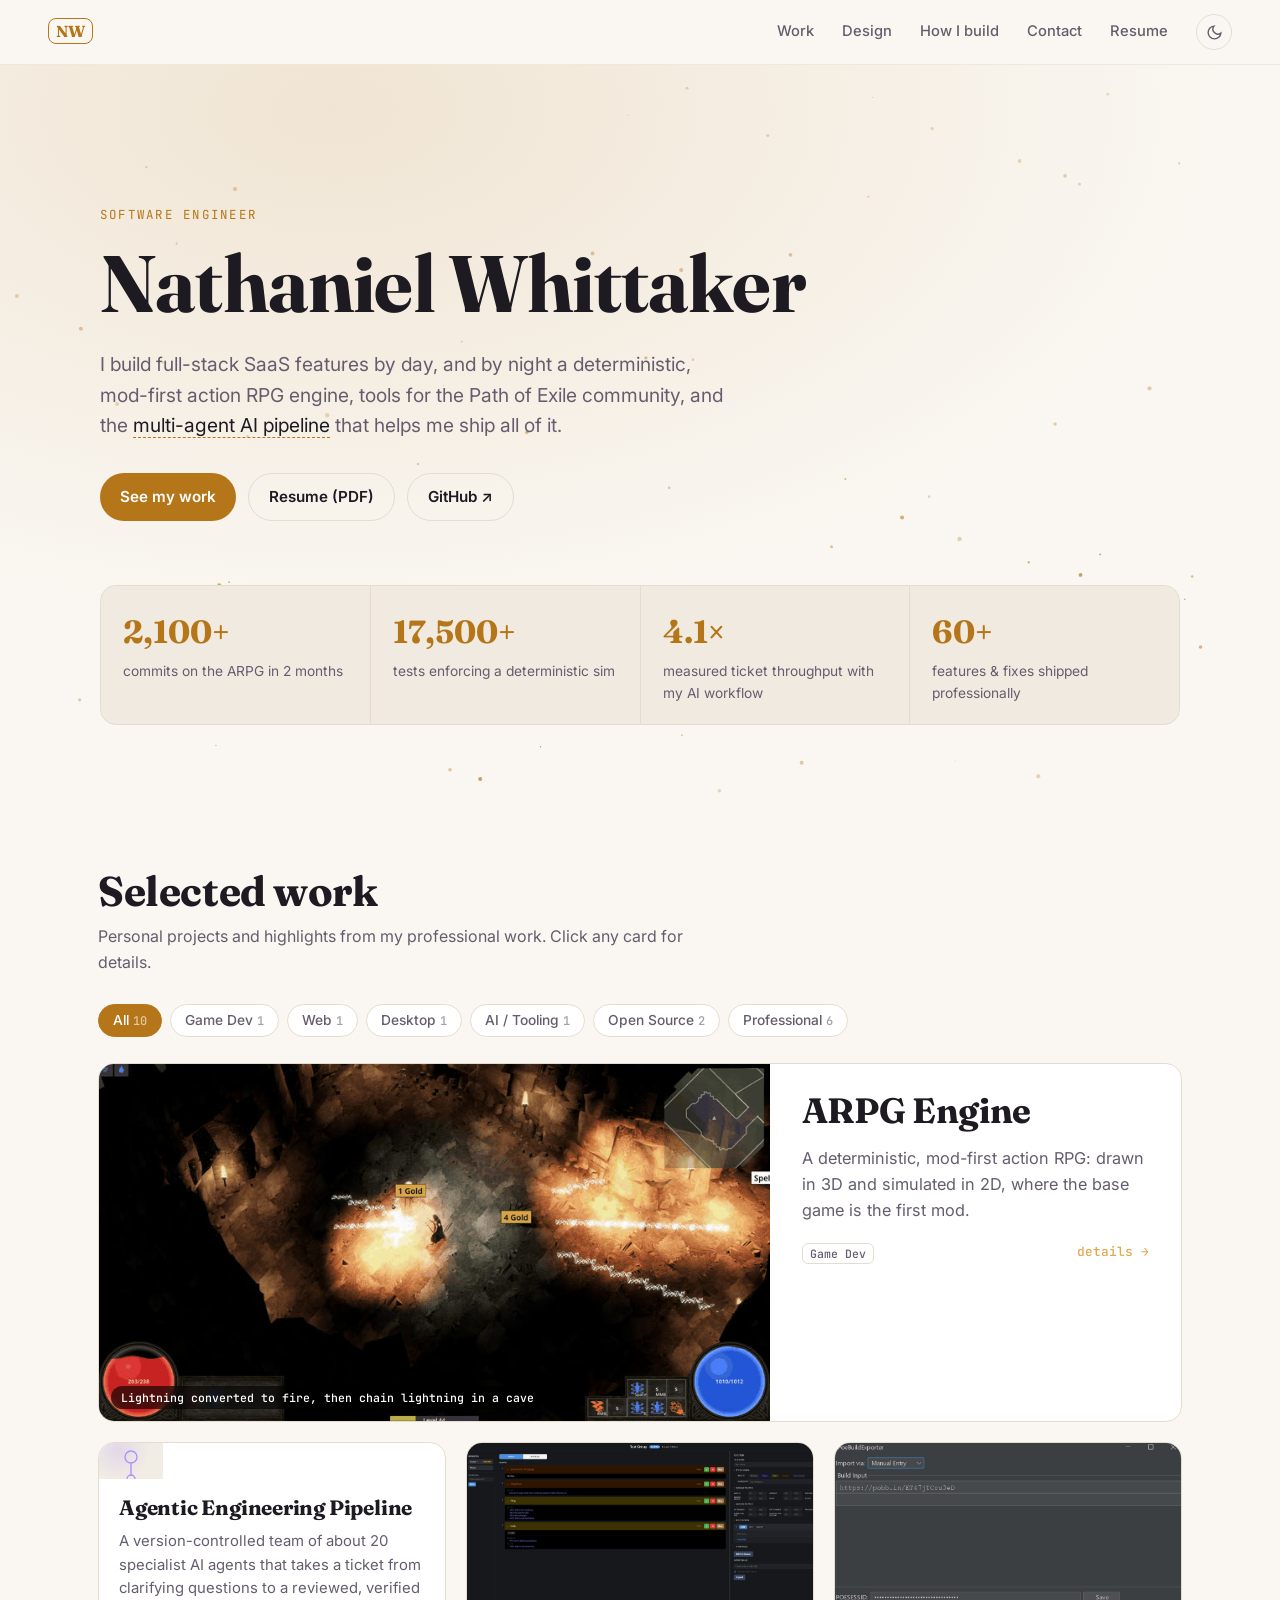
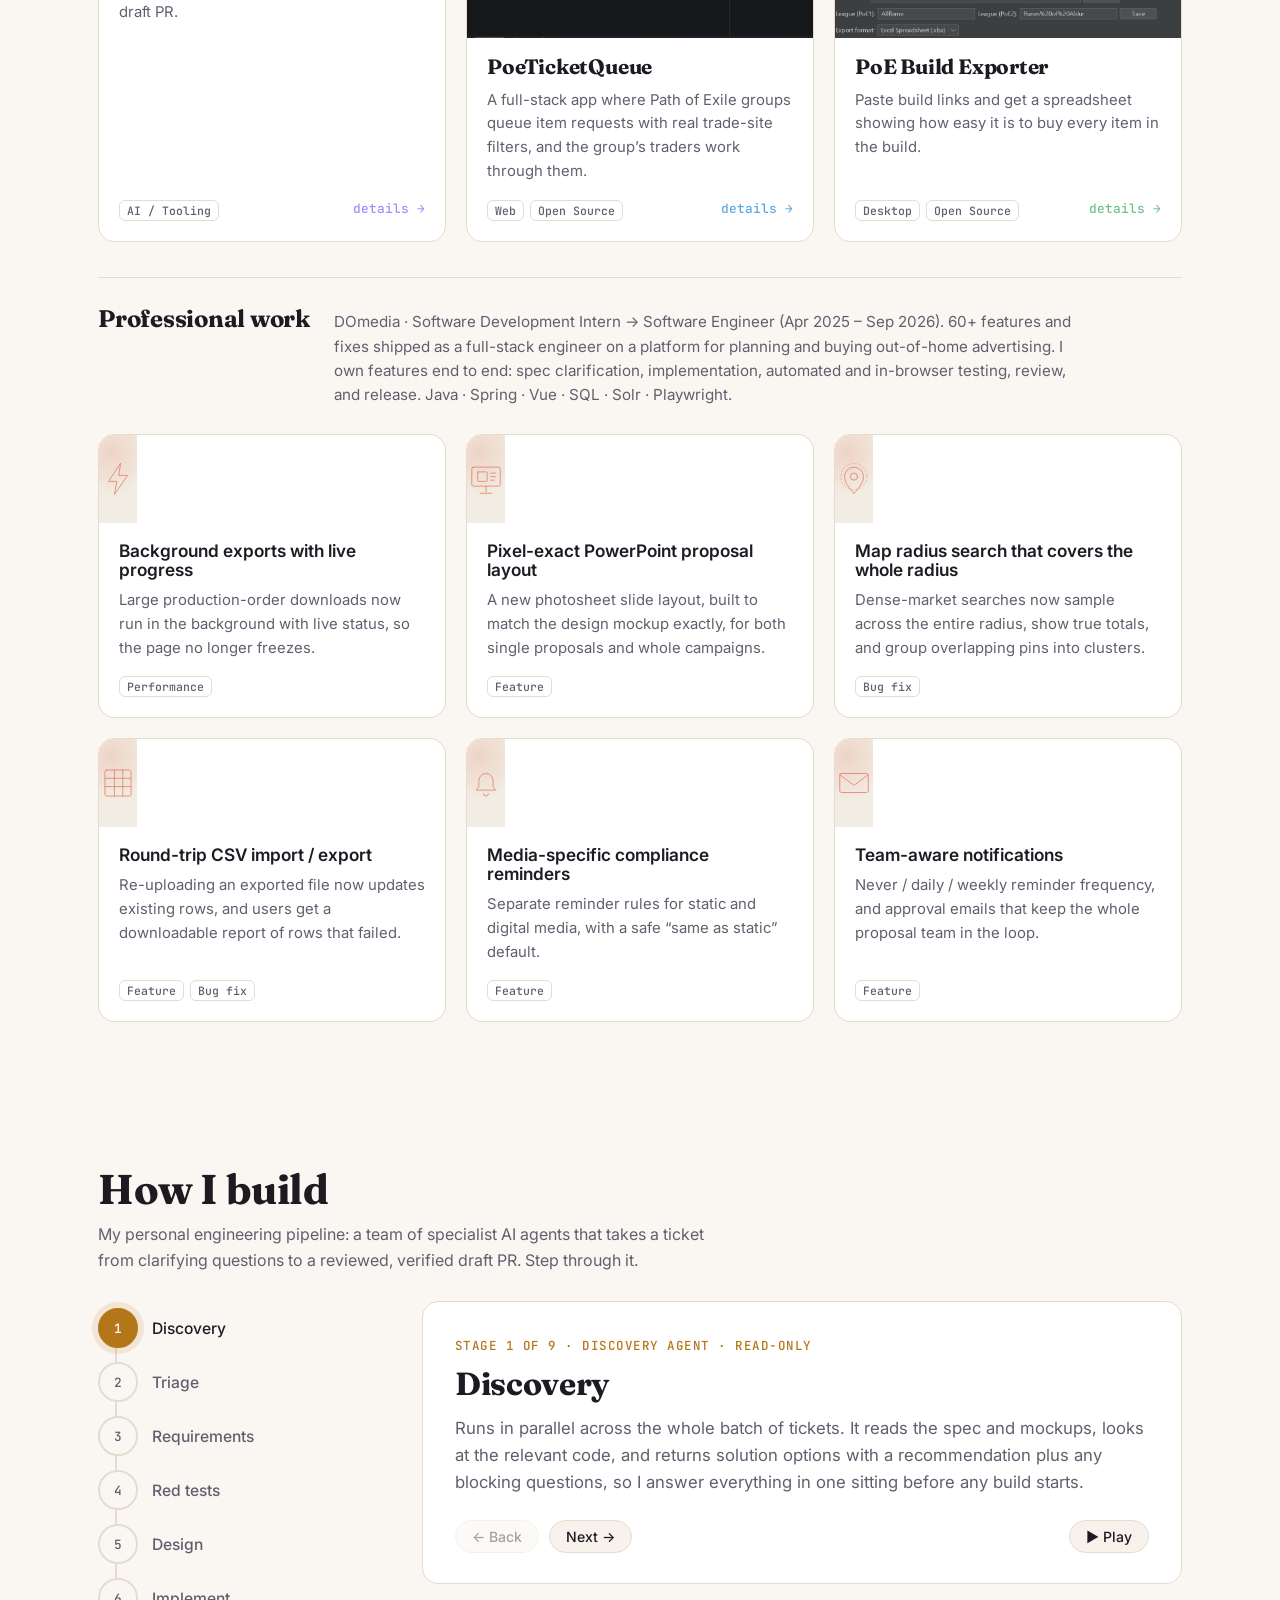
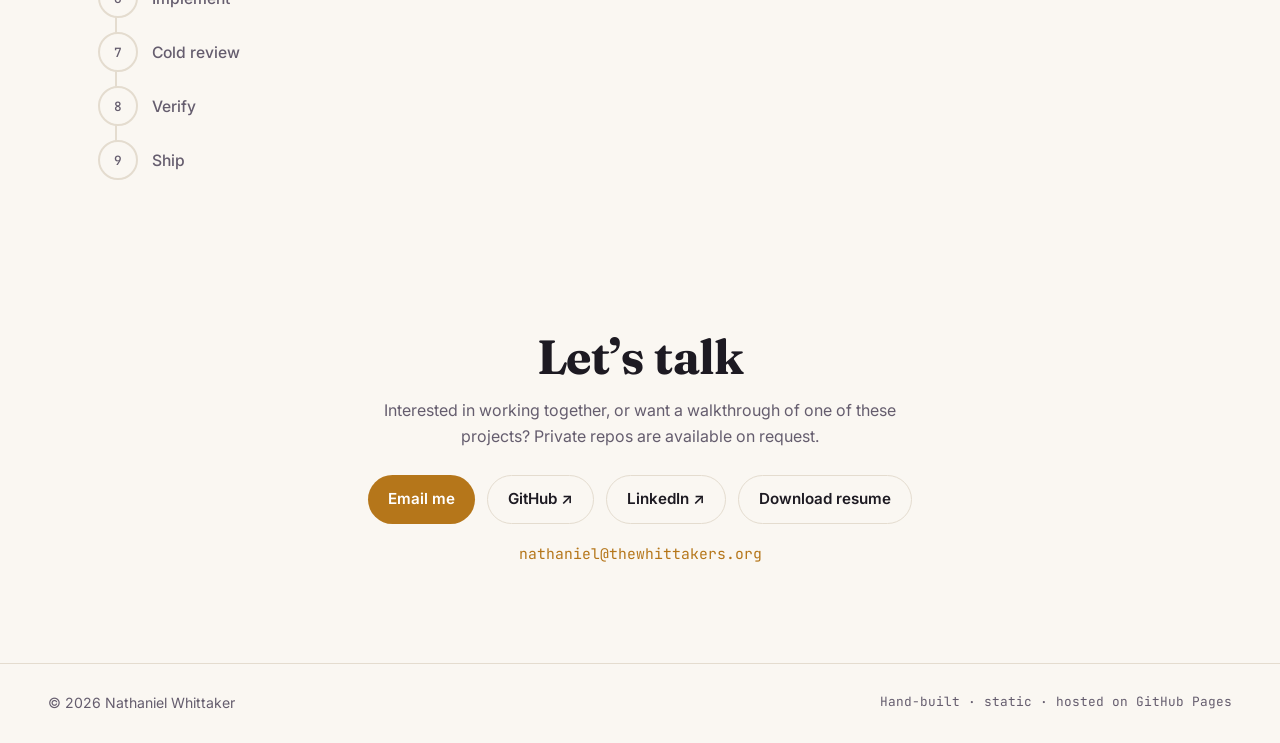
<file: index.html>
<!doctype html>
<html lang="en">
<head>
  <meta charset="utf-8">
  <meta name="viewport" content="width=device-width, initial-scale=1">
  <title>Nathaniel Whittaker — Software Engineer</title>
  <meta name="description" content="Full-stack software engineer building SaaS products, game engines, and multi-agent AI development pipelines.">
  <meta property="og:title" content="Nathaniel Whittaker — Software Engineer">
  <meta property="og:description" content="Game engines, full-stack web apps, desktop tools, and agentic engineering pipelines.">
  <meta property="og:image" content="https://nathanielwhittaker.github.io/assets/img/arpg-01-town-overview.jpg">
  <link rel="icon" href="data:image/svg+xml,<svg xmlns='http://www.w3.org/2000/svg' viewBox='0 0 32 32'><rect width='32' height='32' rx='7' fill='%23141019'/><text x='16' y='22' font-size='16' font-family='Georgia,serif' font-weight='700' text-anchor='middle' fill='%23e0a84e'>NW</text></svg>">
  <link rel="preconnect" href="https://fonts.googleapis.com">
  <link rel="preconnect" href="https://fonts.gstatic.com" crossorigin>
  <link href="https://fonts.googleapis.com/css2?family=Fraunces:opsz,wght@9..144,500;9..144,700&family=Inter:wght@400;500;600&family=JetBrains+Mono:wght@400;500&display=swap" rel="stylesheet">
  <link rel="stylesheet" href="styles.css">
  <script>
    try { const t = localStorage.getItem('theme'); if (t) document.documentElement.dataset.theme = t; } catch (e) {}
  </script>
</head>
<body>
  <a class="skip" href="#work">Skip to projects</a>

  <header class="nav">
    <a class="brand" href="#top" aria-label="Home"><span class="brand-mark">NW</span></a>
    <nav>
      <a href="#work">Work</a>
      <a href="design.html">Design</a>
      <a href="#pipeline">How I build</a>
      <a href="#contact">Contact</a>
      <a href="assets/docs/Nathaniel-Whittaker-Resume.pdf" target="_blank" rel="noopener">Resume</a>
      <button class="theme-toggle" type="button" aria-label="Toggle color theme">
        <svg class="i-sun" viewBox="0 0 24 24" aria-hidden="true"><circle cx="12" cy="12" r="4"/><path d="M12 2v2M12 20v2M4.9 4.9l1.4 1.4M17.7 17.7l1.4 1.4M2 12h2M20 12h2M4.9 19.1l1.4-1.4M17.7 6.3l1.4-1.4"/></svg>
        <svg class="i-moon" viewBox="0 0 24 24" aria-hidden="true"><path d="M21 12.8A9 9 0 1 1 11.2 3a7 7 0 0 0 9.8 9.8z"/></svg>
      </button>
    </nav>
  </header>

  <main id="top">
    <section class="hero">
      <canvas id="embers" aria-hidden="true"></canvas>
      <div class="hero-inner">
        <p class="eyebrow">Software Engineer</p>
        <h1>Nathaniel Whittaker</h1>
        <p class="lede">I build full-stack SaaS features by day, and by night a deterministic, mod-first action RPG engine, tools for the Path of Exile community, and the <em>multi-agent AI pipeline</em> that helps me ship all of it.</p>
        <div class="hero-cta">
          <a class="btn btn-primary" href="#work">See my work</a>
          <a class="btn btn-ghost" href="assets/docs/Nathaniel-Whittaker-Resume.pdf" target="_blank" rel="noopener">Resume (PDF)</a>
          <a class="btn btn-ghost" href="https://github.com/nathanielwhittaker" target="_blank" rel="noopener">GitHub ↗</a>
        </div>
        <dl class="stats">
          <div><dt data-count="2100" data-suffix="+">0</dt><dd>commits on the ARPG in 2 months</dd></div>
          <div><dt data-count="17500" data-suffix="+">0</dt><dd>tests enforcing a deterministic sim</dd></div>
          <div><dt data-count="4.1" data-decimals="1" data-suffix="×">0</dt><dd>measured ticket throughput with my AI workflow</dd></div>
          <div><dt data-count="60" data-suffix="+">0</dt><dd>features &amp; fixes shipped professionally</dd></div>
        </dl>
      </div>
    </section>

    <section id="work" class="section">
      <div class="section-head">
        <h2>Selected work</h2>
        <p>Personal projects and highlights from my professional work. Click any card for details.</p>
      </div>
      <div class="filters" role="toolbar" aria-label="Filter projects"></div>
      <div class="grid" id="grid"></div>
    </section>

    <section id="pipeline" class="section">
      <div class="section-head">
        <h2>How I build</h2>
        <p>My personal engineering pipeline: a team of specialist AI agents that takes a ticket from clarifying questions to a reviewed, verified draft PR. Step through it.</p>
      </div>
      <div class="pipeline">
        <ol class="pipe-steps" role="tablist" aria-label="Pipeline stages"></ol>
        <div class="pipe-detail" role="tabpanel" aria-live="polite"></div>
      </div>
    </section>

    <section id="contact" class="section contact">
      <h2>Let’s talk</h2>
      <p>Interested in working together, or want a walkthrough of one of these projects? Private repos are available on request.</p>
      <div class="hero-cta">
        <a class="btn btn-primary" href="mailto:nathaniel@thewhittakers.org">Email me</a>
        <a class="btn btn-ghost" href="https://github.com/nathanielwhittaker" target="_blank" rel="noopener">GitHub ↗</a>
        <a class="btn btn-ghost" href="https://www.linkedin.com/in/nathaniel-whittaker-0b2863323" target="_blank" rel="noopener">LinkedIn ↗</a>
        <a class="btn btn-ghost" href="assets/docs/Nathaniel-Whittaker-Resume.pdf" download>Download resume</a>
      </div>
      <p class="email"><a href="mailto:nathaniel@thewhittakers.org">nathaniel@thewhittakers.org</a></p>
    </section>
  </main>

  <footer class="foot">
    <span>© <span id="year"></span> Nathaniel Whittaker</span>
    <span class="mono">Hand-built · static · hosted on GitHub Pages</span>
  </footer>

  <dialog id="modal" aria-labelledby="m-title">
    <button class="m-close" type="button" aria-label="Close">×</button>
    <div class="m-body"></div>
  </dialog>

  <script src="projects.js"></script>
  <script src="main.js"></script>
</body>
</html>
</file>
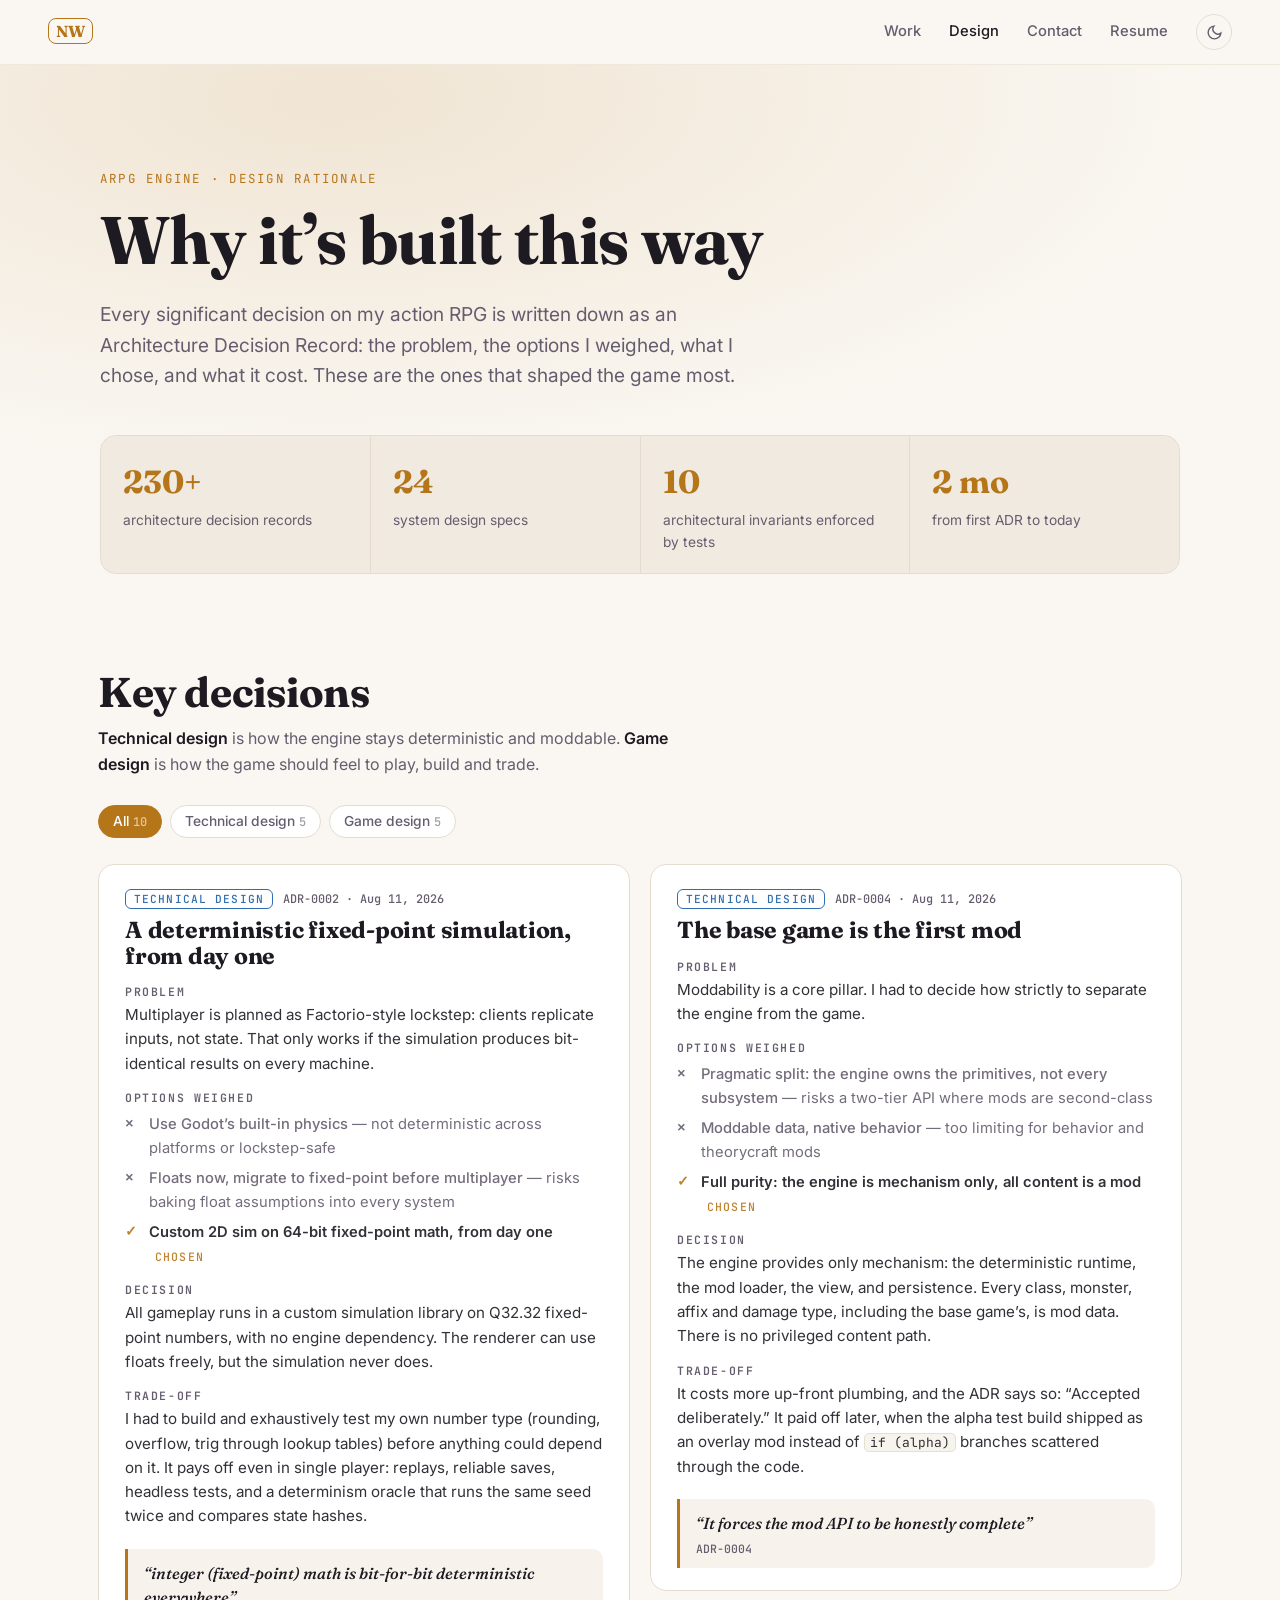
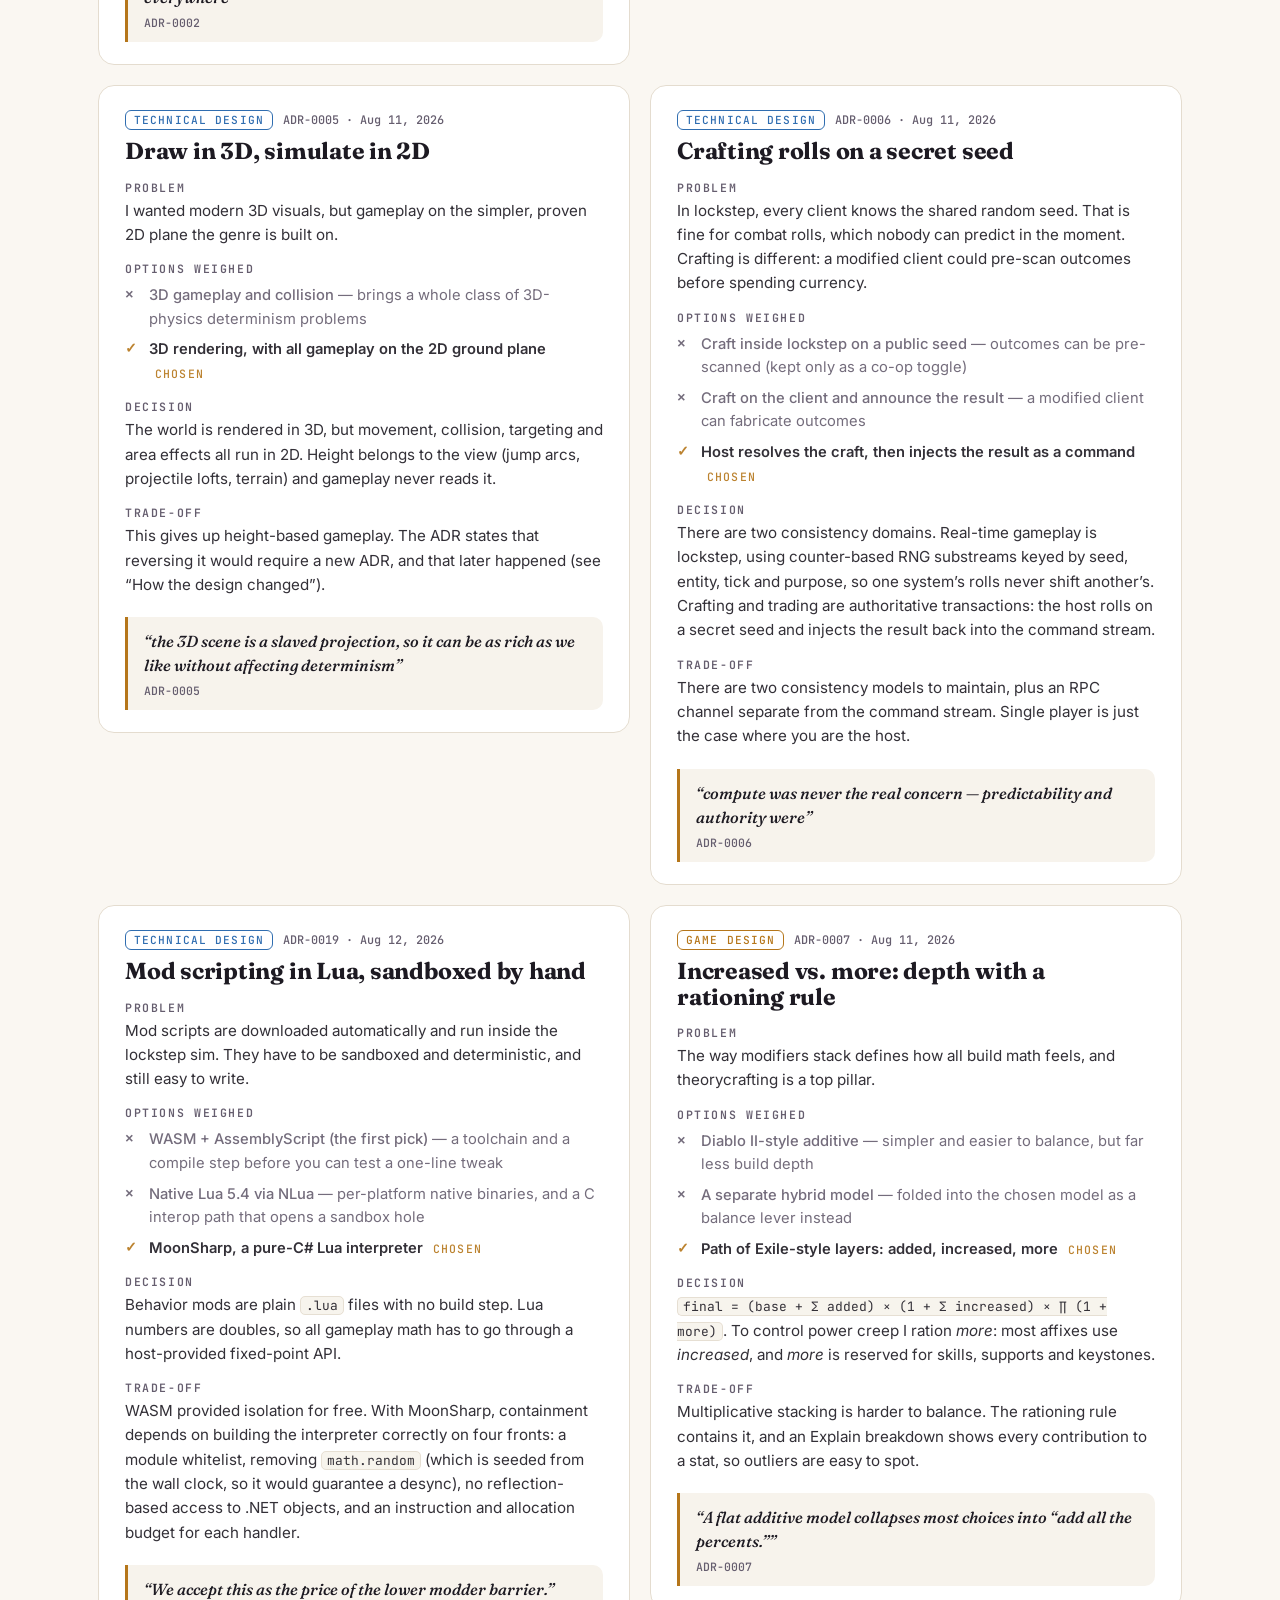
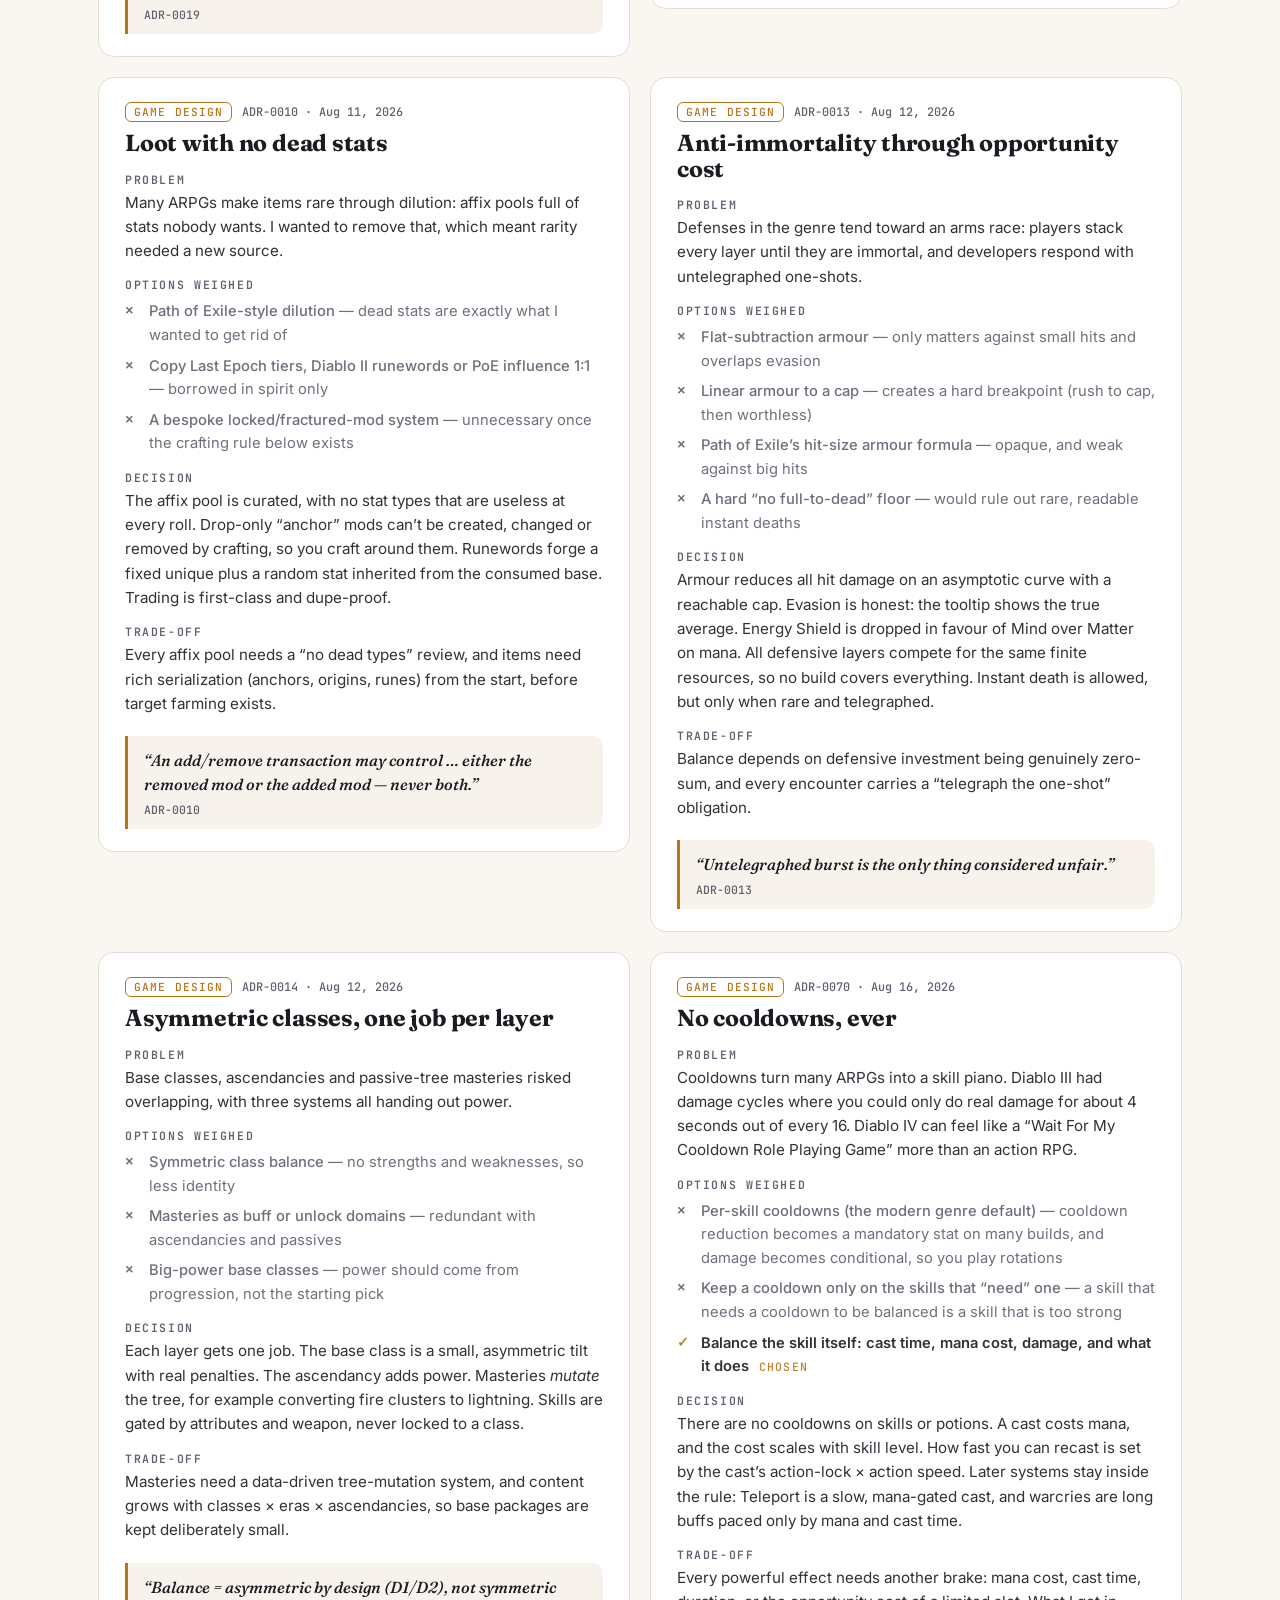
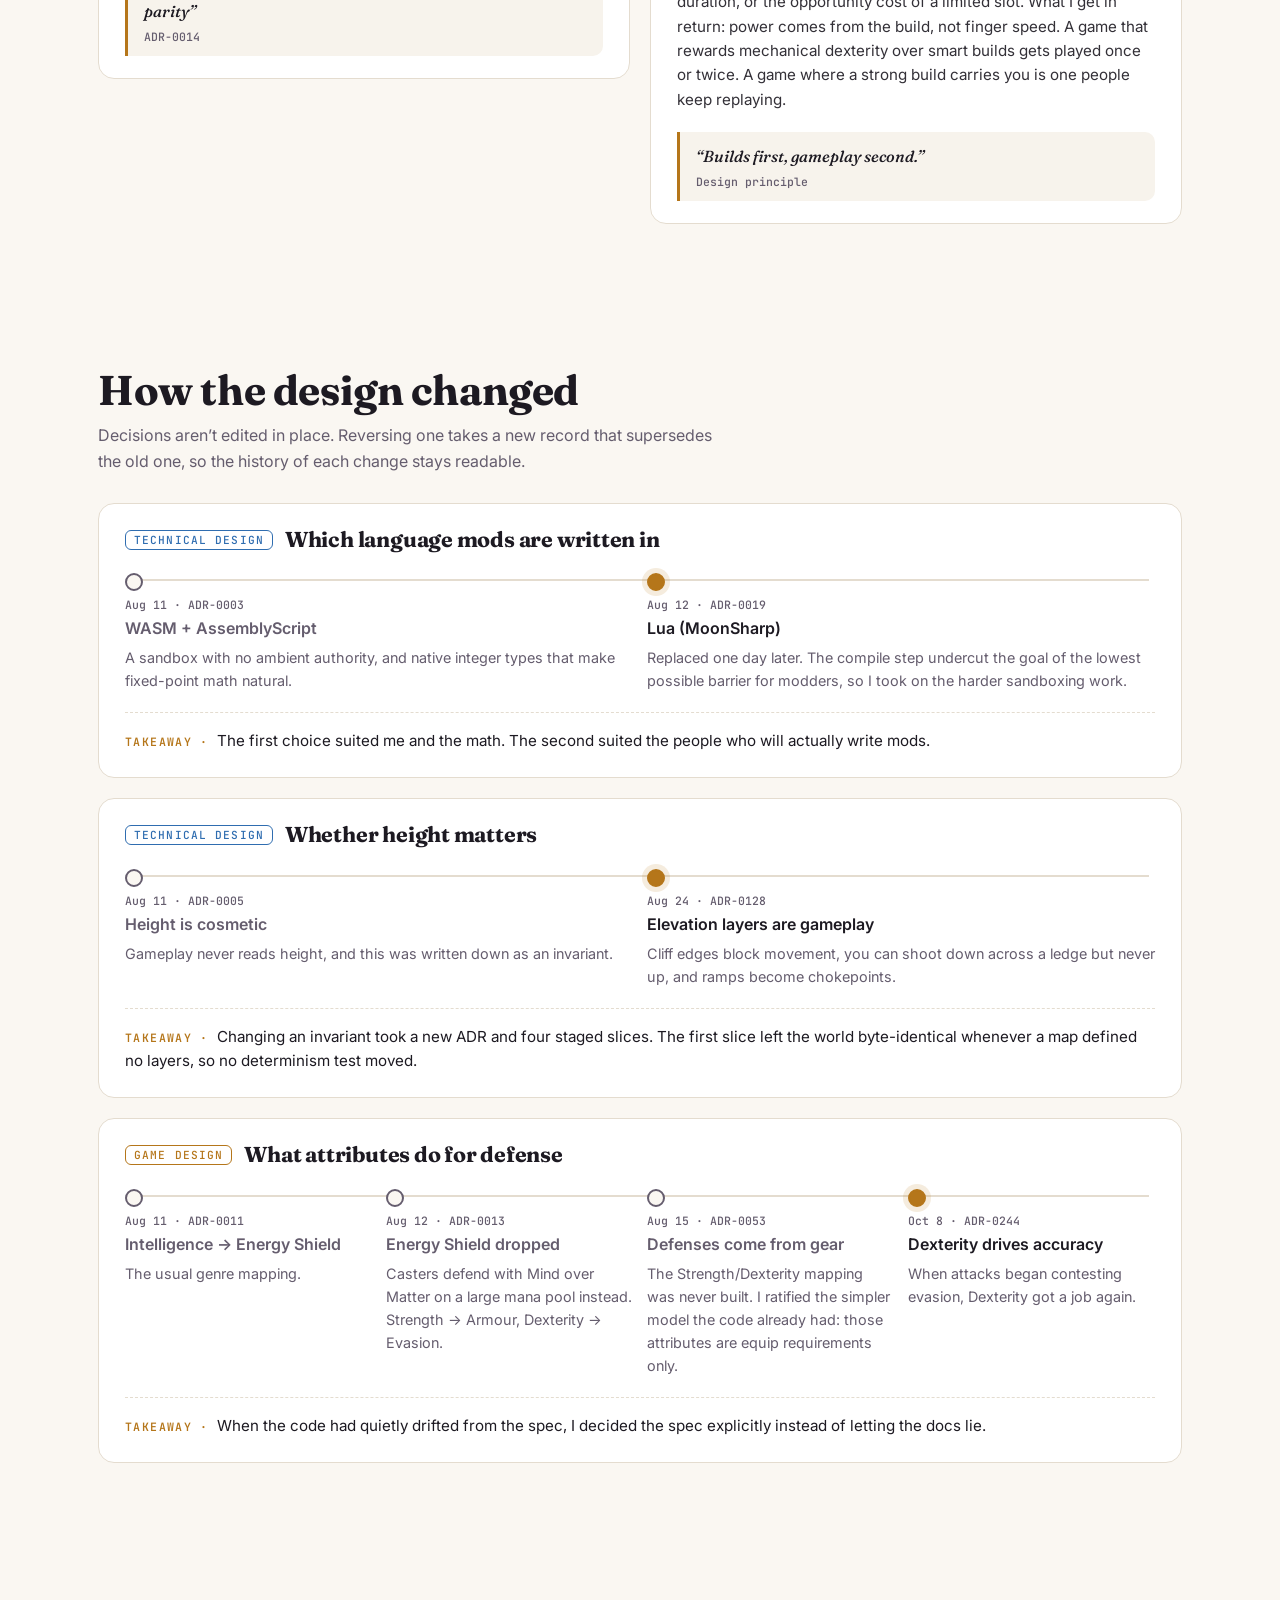
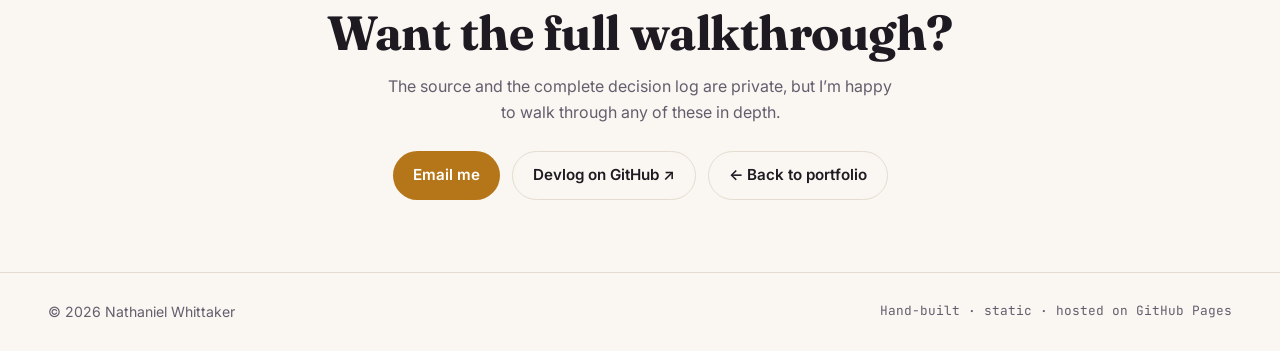
<file: design.html>
<!doctype html>
<html lang="en">
<head>
  <meta charset="utf-8">
  <meta name="viewport" content="width=device-width, initial-scale=1">
  <title>ARPG Design Rationale — Nathaniel Whittaker</title>
  <meta name="description" content="The technical and game design decisions behind a deterministic, mod-first action RPG: the problem, the options weighed, the decision, and the trade-off.">
  <meta property="og:title" content="ARPG Design Rationale — Nathaniel Whittaker">
  <meta property="og:description" content="Why a deterministic, mod-first action RPG is built the way it is, drawn from 230+ Architecture Decision Records.">
  <meta property="og:image" content="https://nathanielwhittaker.github.io/assets/img/arpg-01-town-overview.jpg">
  <link rel="icon" href="data:image/svg+xml,<svg xmlns='http://www.w3.org/2000/svg' viewBox='0 0 32 32'><rect width='32' height='32' rx='7' fill='%23141019'/><text x='16' y='22' font-size='16' font-family='Georgia,serif' font-weight='700' text-anchor='middle' fill='%23e0a84e'>NW</text></svg>">
  <link rel="preconnect" href="https://fonts.googleapis.com">
  <link rel="preconnect" href="https://fonts.gstatic.com" crossorigin>
  <link href="https://fonts.googleapis.com/css2?family=Fraunces:opsz,wght@9..144,500;9..144,700&family=Inter:wght@400;500;600&family=JetBrains+Mono:wght@400;500&display=swap" rel="stylesheet">
  <link rel="stylesheet" href="styles.css">
  <script>
    try { const t = localStorage.getItem('theme'); if (t) document.documentElement.dataset.theme = t; } catch (e) {}
  </script>
</head>
<body>
  <a class="skip" href="#decisions-head">Skip to decisions</a>

  <header class="nav">
    <a class="brand" href="index.html" aria-label="Home"><span class="brand-mark">NW</span></a>
    <nav>
      <a href="index.html#work">Work</a>
      <a href="design.html" aria-current="page">Design</a>
      <a href="index.html#contact">Contact</a>
      <a href="assets/docs/Nathaniel-Whittaker-Resume.pdf" target="_blank" rel="noopener">Resume</a>
      <button class="theme-toggle" type="button" aria-label="Toggle color theme">
        <svg class="i-sun" viewBox="0 0 24 24" aria-hidden="true"><circle cx="12" cy="12" r="4"/><path d="M12 2v2M12 20v2M4.9 4.9l1.4 1.4M17.7 17.7l1.4 1.4M2 12h2M20 12h2M4.9 19.1l1.4-1.4M17.7 6.3l1.4-1.4"/></svg>
        <svg class="i-moon" viewBox="0 0 24 24" aria-hidden="true"><path d="M21 12.8A9 9 0 1 1 11.2 3a7 7 0 0 0 9.8 9.8z"/></svg>
      </button>
    </nav>
  </header>

  <main id="top">
    <section class="hero hero-sm">
      <div class="hero-inner">
        <p class="eyebrow"><a href="index.html#project/arpg">ARPG Engine</a> · Design rationale</p>
        <h1>Why it’s built this way</h1>
        <p class="lede">Every significant decision on my action RPG is written down as an Architecture Decision Record: the problem, the options I weighed, what I chose, and what it cost. These are the ones that shaped the game most.</p>
        <dl class="stats">
          <div><dt>230+</dt><dd>architecture decision records</dd></div>
          <div><dt>24</dt><dd>system design specs</dd></div>
          <div><dt>10</dt><dd>architectural invariants enforced by tests</dd></div>
          <div><dt>2 mo</dt><dd>from first ADR to today</dd></div>
        </dl>
      </div>
    </section>

    <section class="section">
      <div class="section-head" id="decisions-head">
        <h2>Key decisions</h2>
        <p><b>Technical design</b> is how the engine stays deterministic and moddable. <b>Game design</b> is how the game should feel to play, build and trade.</p>
      </div>
      <div class="filters" role="toolbar" aria-label="Filter decisions"></div>
      <div class="adr-grid" id="decisions"></div>
    </section>

    <section class="section" id="evolution">
      <div class="section-head">
        <h2>How the design changed</h2>
        <p>Decisions aren’t edited in place. Reversing one takes a new record that supersedes the old one, so the history of each change stays readable.</p>
      </div>
      <div class="evo-grid" id="evolutions"></div>
    </section>

    <section class="section contact">
      <h2>Want the full walkthrough?</h2>
      <p>The source and the complete decision log are private, but I’m happy to walk through any of these in depth.</p>
      <div class="hero-cta">
        <a class="btn btn-primary" href="mailto:nathaniel@thewhittakers.org">Email me</a>
        <a class="btn btn-ghost" href="https://github.com/nathanielwhittaker/arpg-devlog" target="_blank" rel="noopener">Devlog on GitHub ↗</a>
        <a class="btn btn-ghost" href="index.html">← Back to portfolio</a>
      </div>
    </section>
  </main>

  <footer class="foot">
    <span>© <span id="year"></span> Nathaniel Whittaker</span>
    <span class="mono">Hand-built · static · hosted on GitHub Pages</span>
  </footer>

  <script src="design.js"></script>
</body>
</html>
</file>
<file: styles.css>
:root {
  --bg: #0f0d13;
  --bg-2: #16131c;
  --card: #1b1722;
  --card-2: #221d2b;
  --line: #2e2838;
  --text: #ece7f2;
  --muted: #a59db1;
  --accent: #e0a84e;
  --accent-ink: #1a1206;
  --glow: rgba(224, 168, 78, .18);
  --shadow: 0 20px 50px -20px rgba(0, 0, 0, .7);
  --radius: 16px;
  --serif: 'Fraunces', Georgia, serif;
  --sans: 'Inter', system-ui, sans-serif;
  --mono: 'JetBrains Mono', ui-monospace, monospace;
  color-scheme: dark;
}
:root[data-theme="light"] {
  --bg: #faf7f2;
  --bg-2: #f2ede4;
  --card: #ffffff;
  --card-2: #f7f3ec;
  --line: #e4dccf;
  --text: #1d1a22;
  --muted: #655d6e;
  --accent: #b5761a;
  --accent-ink: #fff;
  --glow: rgba(181, 118, 26, .14);
  --shadow: 0 20px 50px -24px rgba(60, 40, 10, .35);
  color-scheme: light;
}

* { box-sizing: border-box; }
html { scroll-behavior: smooth; }
body {
  margin: 0; background: var(--bg); color: var(--text);
  font: 16px/1.6 var(--sans); -webkit-font-smoothing: antialiased;
}
img { max-width: 100%; display: block; }
a { color: inherit; }
h1, h2, h3 { font-family: var(--serif); font-weight: 700; line-height: 1.1; margin: 0; letter-spacing: -.01em; }
.mono { font-family: var(--mono); font-size: .8rem; }
.skip { position: absolute; left: -999px; }
.skip:focus { left: 16px; top: 16px; z-index: 99; background: var(--accent); color: var(--accent-ink); padding: 8px 12px; border-radius: 8px; }
:focus-visible { outline: 2px solid var(--accent); outline-offset: 3px; }

/* Nav */
.nav {
  position: sticky; top: 0; z-index: 20; display: flex; align-items: center; justify-content: space-between;
  padding: 14px clamp(16px, 4vw, 48px);
  background: color-mix(in srgb, var(--bg) 78%, transparent); backdrop-filter: blur(12px);
  border-bottom: 1px solid color-mix(in srgb, var(--line) 60%, transparent);
}
.brand-mark {
  font-family: var(--serif); font-weight: 700; color: var(--accent);
  border: 1.5px solid var(--accent); border-radius: 8px; padding: 2px 7px; text-decoration: none;
}
.brand { text-decoration: none; }
.nav nav { display: flex; align-items: center; gap: clamp(12px, 3vw, 28px); }
.nav nav a { text-decoration: none; color: var(--muted); font-size: .92rem; font-weight: 500; transition: color .2s; }
.nav nav a:hover { color: var(--text); }
.theme-toggle {
  background: none; border: 1px solid var(--line); border-radius: 999px; width: 36px; height: 36px;
  display: grid; place-items: center; cursor: pointer; color: var(--muted);
}
.theme-toggle svg { width: 17px; height: 17px; fill: none; stroke: currentColor; stroke-width: 2; stroke-linecap: round; }
.theme-toggle .i-moon { display: none; }
:root[data-theme="light"] .theme-toggle .i-sun { display: none; }
:root[data-theme="light"] .theme-toggle .i-moon { display: block; }

/* Hero */
.hero { position: relative; overflow: hidden; padding: clamp(72px, 12vw, 140px) clamp(16px, 4vw, 48px) 72px; }
.hero::before {
  content: ''; position: absolute; inset: -30% -10% auto; height: 120%;
  background: radial-gradient(ellipse at 30% 30%, var(--glow), transparent 60%);
  pointer-events: none;
}
#embers { position: absolute; inset: 0; width: 100%; height: 100%; pointer-events: none; }
.hero-inner { position: relative; max-width: 1080px; margin: 0 auto; }
.eyebrow { font-family: var(--mono); color: var(--accent); text-transform: uppercase; letter-spacing: .18em; font-size: .78rem; margin: 0 0 14px; }
.hero h1 { font-size: clamp(2.6rem, 7vw, 5rem); }
.lede { max-width: 640px; font-size: clamp(1.05rem, 2vw, 1.2rem); color: var(--muted); margin: 22px 0 32px; }
.lede em { color: var(--text); font-style: normal; border-bottom: 1px dashed var(--accent); }
.hero-cta { display: flex; gap: 12px; flex-wrap: wrap; }
.btn {
  display: inline-flex; align-items: center; gap: 6px; padding: 11px 20px; border-radius: 999px;
  font-weight: 600; font-size: .95rem; text-decoration: none; transition: transform .2s, box-shadow .2s, background .2s;
}
.btn-primary { background: var(--accent); color: var(--accent-ink); }
.btn-primary:hover { transform: translateY(-2px); box-shadow: 0 10px 24px -8px var(--accent); }
.btn-ghost { border: 1px solid var(--line); color: var(--text); }
.btn-ghost:hover { border-color: var(--accent); }
.stats {
  display: grid; grid-template-columns: repeat(4, 1fr); gap: 1px; margin: 64px 0 0;
  background: var(--line); border: 1px solid var(--line); border-radius: var(--radius); overflow: hidden;
}
.stats div { background: color-mix(in srgb, var(--bg-2) 90%, transparent); padding: 20px 22px; }
.stats dt { font-family: var(--serif); font-size: 2rem; font-weight: 700; color: var(--accent); }
.stats dd { margin: 2px 0 0; color: var(--muted); font-size: .86rem; }

/* Sections */
.section { max-width: 1180px; margin: 0 auto; padding: 72px clamp(16px, 4vw, 48px); }
.section-head { margin-bottom: 28px; }
.section-head h2 { font-size: clamp(1.9rem, 4vw, 2.6rem); }
.section-head p { color: var(--muted); max-width: 620px; margin: 10px 0 0; }

/* Filters */
.filters { display: flex; flex-wrap: wrap; gap: 8px; margin-bottom: 26px; }
.chip {
  font: 500 .86rem var(--sans); color: var(--muted); background: var(--card); border: 1px solid var(--line);
  border-radius: 999px; padding: 7px 14px; cursor: pointer; transition: all .2s;
}
.chip:hover { color: var(--text); border-color: var(--muted); }
.chip[aria-pressed="true"] { background: var(--accent); color: var(--accent-ink); border-color: var(--accent); }
.chip .n { opacity: .6; margin-left: 4px; font-family: var(--mono); font-size: .75rem; }

/* Grid + cards */
.grid { display: grid; grid-template-columns: repeat(6, 1fr); gap: 20px; }
.card {
  --a: var(--accent);
  grid-column: span 2; position: relative; display: flex; flex-direction: column; text-align: left;
  background: var(--card); border: 1px solid var(--line); border-radius: var(--radius); overflow: hidden;
  cursor: pointer; color: inherit; font: inherit; padding: 0;
  transition: transform .35s cubic-bezier(.2,.8,.2,1), border-color .25s, box-shadow .35s, opacity .35s;
  transform-style: preserve-3d; will-change: transform;
}
.card:not(.pro) { grid-column: span 3; }
.card:hover { border-color: color-mix(in srgb, var(--a) 60%, var(--line)); box-shadow: var(--shadow), 0 0 0 1px color-mix(in srgb, var(--a) 25%, transparent); }
.card::after {
  content: ''; position: absolute; inset: 0; pointer-events: none; opacity: 0; transition: opacity .3s;
  background: radial-gradient(400px circle at var(--mx, 50%) var(--my, 50%), color-mix(in srgb, var(--a) 16%, transparent), transparent 45%);
}
.card:hover::after { opacity: 1; }
.card.hide { display: none; }
.card.enter { animation: enter .45s cubic-bezier(.2,.8,.2,1) both; }
@keyframes enter { from { opacity: 0; transform: translateY(14px) scale(.98); } }

.thumb { aspect-ratio: 16 / 9; overflow: hidden; background: var(--bg-2); position: relative; }
.thumb img { width: 100%; height: 100%; object-fit: cover; object-position: top left; transition: transform .6s cubic-bezier(.2,.8,.2,1); }
.card:hover .thumb img { transform: scale(1.05); }
.thumb.glyph { display: grid; place-items: center; background:
  radial-gradient(circle at 30% 20%, color-mix(in srgb, var(--a) 22%, transparent), transparent 60%), var(--bg-2); }
.thumb.glyph svg { width: 64px; height: 64px; stroke: var(--a); fill: none; stroke-width: 1.4; stroke-linecap: round; stroke-linejoin: round; opacity: .9; }
.card.pro .thumb { aspect-ratio: auto; height: 88px; }
.card.pro .thumb.glyph svg { width: 38px; height: 38px; }
.card-body { padding: 18px 20px 20px; display: flex; flex-direction: column; gap: 10px; flex: 1; }
.card h3 { font-size: 1.3rem; }
.card.pro h3 { font-size: 1.08rem; font-family: var(--sans); font-weight: 600; letter-spacing: 0; }
.card p { margin: 0; color: var(--muted); font-size: .93rem; }
.tags { display: flex; flex-wrap: wrap; gap: 6px; margin-top: auto; padding-top: 6px; }
.tag { font: 500 .72rem var(--mono); color: var(--muted); border: 1px solid var(--line); border-radius: 6px; padding: 2px 7px; }
.more { font: 500 .8rem var(--mono); color: var(--a); }

.pro-head {
  grid-column: 1 / -1; display: grid; grid-template-columns: auto 1fr; gap: 6px 24px; align-items: baseline;
  padding: 28px 0 6px; border-top: 1px solid var(--line); margin-top: 16px;
}
.pro-head h3 { font-size: 1.5rem; }
.pro-head p { margin: 0; color: var(--muted); font-size: .95rem; max-width: 760px; }
.pro-head.hide { display: none; }

/* Pipeline */
.pipeline { display: grid; grid-template-columns: 300px 1fr; gap: 24px; align-items: start; }
.pipe-steps { list-style: none; margin: 0; padding: 0; position: relative; counter-reset: s; }
.pipe-steps::before { content: ''; position: absolute; left: 17px; top: 18px; bottom: 18px; width: 2px; background: var(--line); }
.pipe-steps .fill { position: absolute; left: 17px; top: 18px; width: 2px; background: var(--accent); transition: height .45s cubic-bezier(.2,.8,.2,1); }
.pipe-steps button {
  counter-increment: s; position: relative; display: flex; align-items: center; gap: 14px; width: 100%;
  background: none; border: 0; color: var(--muted); font: 500 .98rem var(--sans); padding: 7px 0; cursor: pointer; text-align: left;
}
.pipe-steps button::before {
  content: counter(s); flex: none; width: 36px; height: 36px; border-radius: 50%; display: grid; place-items: center;
  background: var(--bg); border: 2px solid var(--line); font: 500 .8rem var(--mono); transition: all .25s;
}
.pipe-steps button:hover { color: var(--text); }
.pipe-steps button.done::before { border-color: var(--accent); color: var(--accent); }
.pipe-steps button[aria-selected="true"] { color: var(--text); }
.pipe-steps button[aria-selected="true"]::before { background: var(--accent); border-color: var(--accent); color: var(--accent-ink); box-shadow: 0 0 0 6px var(--glow); }
.pipe-detail {
  position: sticky; top: 90px; background: var(--card); border: 1px solid var(--line); border-radius: var(--radius);
  padding: 30px 32px; min-height: 280px; display: flex; flex-direction: column;
}
.pipe-detail .who { font: 500 .78rem var(--mono); color: var(--accent); text-transform: uppercase; letter-spacing: .12em; }
.pipe-detail h3 { font-size: 2rem; margin: 8px 0 14px; }
.pipe-detail p { color: var(--muted); font-size: 1.05rem; margin: 0; }
.pipe-detail .anim { animation: enter .35s ease both; }
.pipe-nav { display: flex; gap: 10px; margin-top: auto; padding-top: 24px; align-items: center; }
.pipe-nav button { background: var(--card-2); border: 1px solid var(--line); color: var(--text); border-radius: 999px; padding: 7px 16px; cursor: pointer; font: 500 .88rem var(--sans); }
.pipe-nav button:hover:not(:disabled) { border-color: var(--accent); }
.pipe-nav button:disabled { opacity: .4; cursor: default; }
.pipe-nav .auto { margin-left: auto; }
.pipe-nav .auto[aria-pressed="true"] { background: var(--accent); color: var(--accent-ink); border-color: var(--accent); }

/* Contact / footer */
.contact { text-align: center; }
.contact h2 { font-size: clamp(2rem, 5vw, 3rem); }
.contact p { color: var(--muted); max-width: 520px; margin: 14px auto 26px; }
.contact .hero-cta { justify-content: center; }
.foot { display: flex; justify-content: space-between; flex-wrap: wrap; gap: 8px; padding: 28px clamp(16px, 4vw, 48px); border-top: 1px solid var(--line); color: var(--muted); font-size: .88rem; }

/* Modal */
dialog {
  width: min(920px, calc(100vw - 32px)); max-height: calc(100vh - 48px); padding: 0; border: 1px solid var(--line);
  border-radius: 20px; background: var(--card); color: var(--text); box-shadow: 0 40px 100px -20px rgba(0,0,0,.8); overflow: hidden;
}
dialog[open] { animation: pop .3s cubic-bezier(.2,.8,.2,1); }
dialog::backdrop { background: rgba(8, 6, 12, .7); backdrop-filter: blur(6px); }
@keyframes pop { from { opacity: 0; transform: translateY(20px) scale(.97); } }
.m-body { overflow-y: auto; max-height: calc(100vh - 48px); }
.m-close {
  position: absolute; top: 12px; right: 12px; z-index: 3; width: 38px; height: 38px; border-radius: 50%;
  border: 1px solid var(--line); background: color-mix(in srgb, var(--card) 85%, transparent); color: var(--text);
  font-size: 1.4rem; line-height: 1; cursor: pointer; backdrop-filter: blur(6px);
}
.gallery { position: relative; background: #000; aspect-ratio: 16 / 9; }
.gallery img { width: 100%; height: 100%; object-fit: contain; transition: opacity .3s; }
.gallery .g-btn {
  position: absolute; top: 50%; transform: translateY(-50%); width: 42px; height: 42px; border-radius: 50%;
  border: 0; background: rgba(0,0,0,.55); color: #fff; font-size: 1.3rem; cursor: pointer;
}
.gallery .prev { left: 12px; } .gallery .next { right: 12px; }
.dots { position: absolute; bottom: 12px; left: 0; right: 0; display: flex; justify-content: center; gap: 6px; }
.dots button { width: 8px; height: 8px; border-radius: 50%; border: 0; padding: 0; background: rgba(255,255,255,.4); cursor: pointer; }
.dots button[aria-current="true"] { background: #fff; width: 22px; border-radius: 4px; }
.m-content { padding: 28px 32px 32px; }
.m-content h2 { font-size: clamp(1.7rem, 4vw, 2.3rem); padding-right: 40px; }
.m-content .tagline { color: var(--muted); font-size: 1.08rem; margin: 10px 0 20px; }
.m-content p { color: var(--text); opacity: .88; }
.m-metrics { display: flex; flex-wrap: wrap; gap: 10px; margin: 20px 0; }
.m-metrics div { background: var(--card-2); border: 1px solid var(--line); border-radius: 12px; padding: 10px 16px; }
.m-metrics b { font-family: var(--serif); font-size: 1.3rem; color: var(--a, var(--accent)); display: block; }
.m-metrics span { color: var(--muted); font-size: .8rem; }
.m-content h4 { font: 600 .78rem var(--mono); text-transform: uppercase; letter-spacing: .14em; color: var(--muted); margin: 24px 0 10px; }
.m-content ul { margin: 0; padding-left: 0; list-style: none; display: grid; gap: 8px; }
.m-content li { padding-left: 22px; position: relative; }
.m-content li::before { content: '◆'; position: absolute; left: 0; top: 1px; color: var(--a, var(--accent)); font-size: .7rem; }
.m-links { display: flex; gap: 10px; flex-wrap: wrap; margin-top: 26px; }
.m-links span { color: var(--muted); font-size: .9rem; border: 1px dashed var(--line); border-radius: 999px; padding: 9px 16px; }

/* Responsive */
@media (max-width: 900px) {
  .grid { grid-template-columns: repeat(2, 1fr); }
  .card, .card:not(.pro) { grid-column: span 1; }
  .stats { grid-template-columns: repeat(2, 1fr); }
  .pipeline { grid-template-columns: 1fr; }
  .pipe-detail { position: static; }
  .pro-head { grid-template-columns: 1fr; }
}
@media (max-width: 600px) {
  .grid { grid-template-columns: 1fr; }
  .nav nav a:not(:last-of-type) { display: none; }
  .m-content { padding: 22px 20px 26px; }
  .pipe-steps { display: flex; overflow-x: auto; gap: 4px; padding-bottom: 8px; }
  .pipe-steps::before, .pipe-steps .fill { display: none; }
  .pipe-steps button { flex-direction: column; gap: 4px; font-size: .72rem; min-width: 72px; text-align: center; }
}
@media (prefers-reduced-motion: reduce) {
  *, *::before, *::after { animation: none !important; transition: none !important; }
  html { scroll-behavior: auto; }
}
.contact .email { margin-top: 18px; font-family: var(--mono); font-size: .92rem; }
.contact .email a { color: var(--accent); text-decoration: none; }
.contact .email a:hover { text-decoration: underline; }

/* ---------- Design rationale page ---------- */
.nav nav a[aria-current="page"] { color: var(--text); }
.hero-sm { padding-top: clamp(56px, 9vw, 104px); padding-bottom: 24px; }
.hero-sm h1 { font-size: clamp(2.3rem, 6vw, 4.2rem); }
.hero-sm .stats { margin-top: 44px; }
.eyebrow a { color: inherit; text-decoration: none; }
.eyebrow a:hover { text-decoration: underline; }
.section-head p b { color: var(--text); font-weight: 600; }

.adr-grid { display: grid; grid-template-columns: repeat(2, 1fr); gap: 20px; align-items: start; }
.adr {
  background: var(--card); border: 1px solid var(--line); border-radius: var(--radius);
  padding: 24px 26px 22px; display: flex; flex-direction: column; gap: 16px;
  animation: enter .45s cubic-bezier(.2,.8,.2,1) both;
}
.adr.hide, .evo.hide { display: none; }
.adr-meta { display: flex; flex-wrap: wrap; align-items: center; gap: 10px; font: 500 .74rem var(--mono); color: var(--muted); }
.adr-kind {
  display: inline-block; font: 500 .7rem var(--mono); text-transform: uppercase; letter-spacing: .1em;
  border-radius: 6px; padding: 2px 8px; border: 1px solid currentColor;
}
.adr-kind.technical { color: #6aa8e8; }
.adr-kind.game { color: var(--accent); }
:root[data-theme="light"] .adr-kind.technical { color: #2f6db0; }
.adr h3 { font-size: 1.45rem; margin-top: 8px; }
.adr dl { margin: 0; display: grid; gap: 4px; }
.adr dt { font: 600 .72rem var(--mono); text-transform: uppercase; letter-spacing: .14em; color: var(--muted); margin-top: 10px; }
.adr dt:first-child { margin-top: 0; }
.adr dd { margin: 0; font-size: .95rem; color: var(--text); opacity: .9; }
.adr code, .evo code { font: .85em var(--mono); background: var(--card-2); border: 1px solid var(--line); border-radius: 5px; padding: 0 5px; }
.opts { list-style: none; margin: 4px 0 0; padding: 0; display: grid; gap: 7px; }
.opts li { position: relative; padding-left: 24px; font-size: .92rem; }
.opts li::before { position: absolute; left: 0; top: 0; font: 600 .9rem var(--mono); }
.opts li.no::before { content: '✕'; color: var(--muted); }
.opts li.yes::before { content: '✓'; color: var(--accent); }
.opts li.no b { font-weight: 500; color: var(--muted); }
.opts li.yes b { font-weight: 600; }
.opts li span { color: var(--muted); }
.opts li.no span::before { content: '— '; }
.opts li.yes span { font: 500 .72rem var(--mono); color: var(--accent); text-transform: uppercase; letter-spacing: .1em; margin-left: 6px; }
.adr blockquote {
  margin: 4px 0 0; padding: 12px 16px; border-left: 3px solid var(--accent); background: var(--card-2);
  border-radius: 0 10px 10px 0; font: 500 1rem/1.5 var(--serif); font-style: italic;
}
.adr blockquote cite { display: block; margin-top: 6px; font: 500 .72rem var(--mono); font-style: normal; color: var(--muted); }

.evo-grid { display: grid; gap: 20px; }
.evo { background: var(--card); border: 1px solid var(--line); border-radius: var(--radius); padding: 24px 26px; }
.evo h3 { font-size: 1.35rem; display: flex; flex-wrap: wrap; align-items: center; gap: 12px; }
.evo ol { list-style: none; margin: 22px 0 0; padding: 0; display: grid; grid-auto-flow: column; grid-auto-columns: 1fr; gap: 14px; position: relative; }
.evo ol::before { content: ''; position: absolute; left: 6px; right: 6px; top: 6px; height: 2px; background: var(--line); }
.evo li { position: relative; padding-top: 24px; }
.evo li::before {
  content: ''; position: absolute; left: 0; top: 0; width: 14px; height: 14px; border-radius: 50%;
  background: var(--bg); border: 2px solid var(--muted);
}
.evo li.now::before { background: var(--accent); border-color: var(--accent); box-shadow: 0 0 0 5px var(--glow); }
.evo .when { display: block; font: 500 .72rem var(--mono); color: var(--muted); margin-bottom: 4px; }
.evo li b { display: block; font-weight: 600; }
.evo li:not(.now) b { color: var(--muted); }
.evo li p { margin: 4px 0 0; color: var(--muted); font-size: .9rem; }
.evo .lesson { margin: 20px 0 0; padding-top: 16px; border-top: 1px dashed var(--line); font-size: .95rem; }
.evo .lesson::before { content: 'Takeaway · '; font: 600 .72rem var(--mono); text-transform: uppercase; letter-spacing: .12em; color: var(--accent); }

@media (max-width: 900px) {
  .adr-grid { grid-template-columns: 1fr; }
  .evo ol { grid-auto-flow: row; grid-auto-columns: auto; gap: 18px; padding-left: 26px; }
  .evo ol::before { left: 6px; right: auto; top: 6px; bottom: 6px; width: 2px; height: auto; }
  .evo li { padding-top: 0; }
  .evo li::before { left: -26px; top: 3px; }
}
@media (max-width: 600px) {
  .adr, .evo { padding: 20px 18px; }
}

/* ---------- Gameplay clips + hero project card ---------- */
.thumb video { width: 100%; height: 100%; object-fit: cover; display: block; transition: transform .6s cubic-bezier(.2,.8,.2,1); }
.card:hover .thumb video { transform: scale(1.03); }
.thumb .cap {
  position: absolute; left: 12px; bottom: 12px; font: 500 .72rem var(--mono); color: #fff;
  background: rgba(0, 0, 0, .62); backdrop-filter: blur(4px); padding: 4px 10px; border-radius: 999px; pointer-events: none;
}
.gallery .g-media { width: 100%; height: 100%; transition: opacity .3s; }
.gallery video { width: 100%; height: 100%; object-fit: contain; display: block; }
.dots button.is-video { box-shadow: inset 0 0 0 1.5px var(--a, var(--accent)); }

.card.hero-card { grid-column: 1 / -1; flex-direction: row; }
.card.hero-card .thumb { flex: 0 0 62%; aspect-ratio: 800 / 426; }
.card.hero-card .card-body { justify-content: center; padding: 28px 32px; gap: 14px; }
.card.hero-card h3 { font-size: clamp(1.6rem, 3vw, 2.2rem); }
.card.hero-card p { font-size: 1.02rem; }
.grid .card:not(.pro):not(.hero-card) { grid-column: span 2; }
@media (max-width: 900px) {
  .card.hero-card { grid-column: 1 / -1; flex-direction: column; }
  .card.hero-card .thumb { flex: none; }
  .grid .card:not(.pro):not(.hero-card) { grid-column: span 1; }
}
</file>
